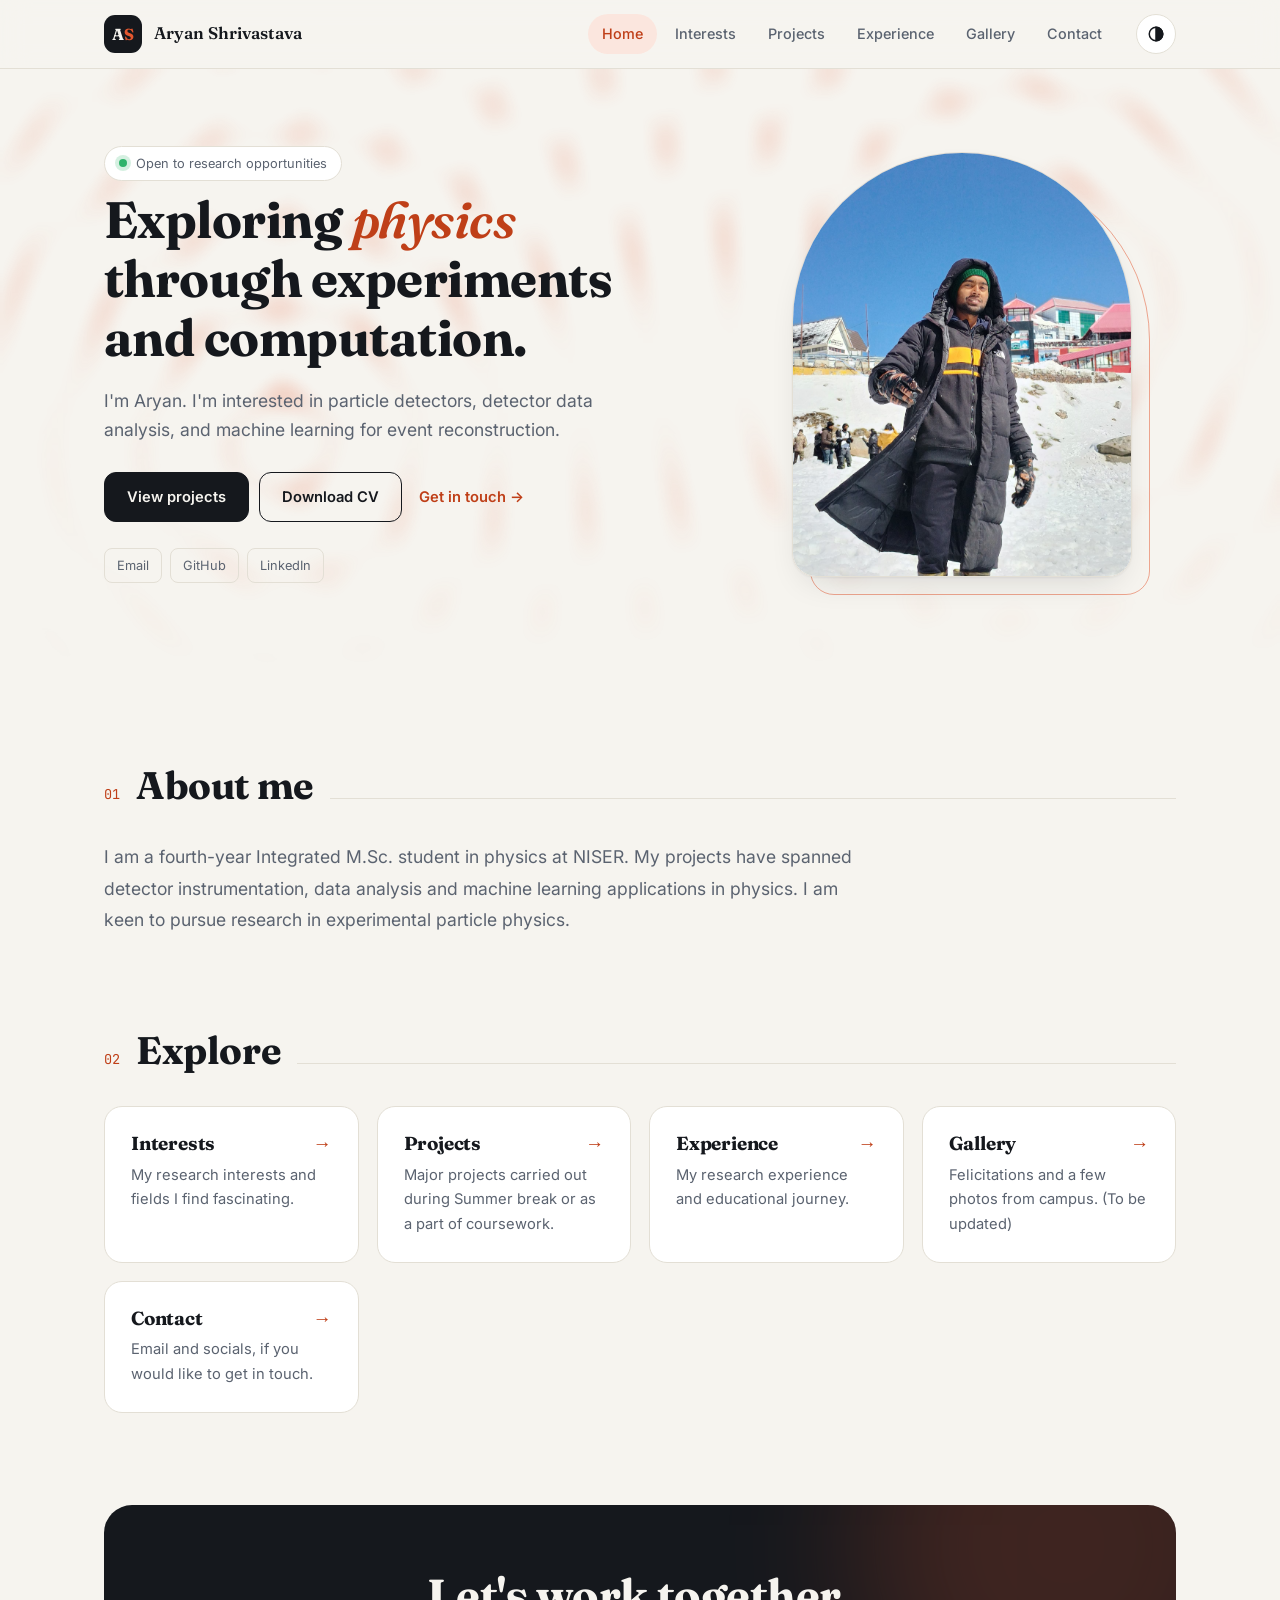
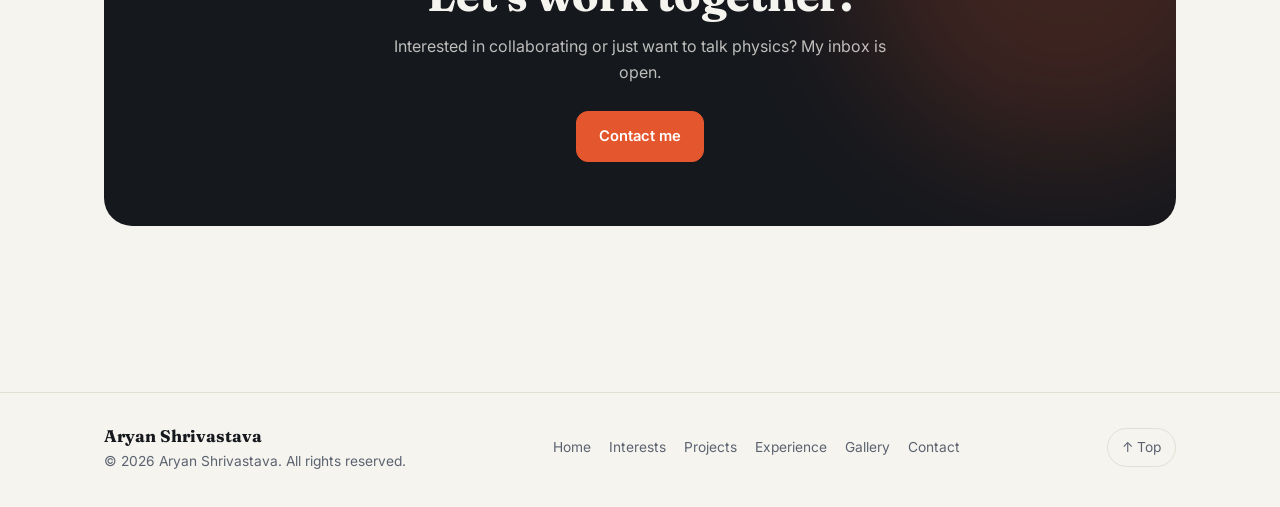
<file: index.html>
<!DOCTYPE html>
<html lang="en">
<head>
<meta charset="UTF-8">
<meta name="viewport" content="width=device-width, initial-scale=1">
<title>Home | Your Name</title>
<meta name="description" content="Academic portfolio: research interests, projects, experience and gallery.">
<meta name="theme-color" content="#0e1115">
<link rel="preconnect" href="https://fonts.googleapis.com">
<link rel="preconnect" href="https://fonts.gstatic.com" crossorigin>
<link href="https://fonts.googleapis.com/css2?family=Fraunces:opsz,wght@9..144,400;9..144,600;9..144,700&family=Inter:wght@400;500;600&family=JetBrains+Mono:wght@400;500&display=swap" rel="stylesheet">
<link rel="stylesheet" href="assets/style.css">
<script>try{var t=localStorage.getItem("theme");if(t)document.documentElement.dataset.theme=t}catch(e){}</script>
</head>
<body data-page="home">
<a class="skip" href="#main">Skip to content</a>
<header class="site-header" id="siteHeader"></header>
<main id="main"></main>
<footer class="site-footer" id="siteFooter"></footer>
<script src="site-data.js"></script>
<script src="assets/app.js"></script>
<script src="assets/ripples.js"></script>
</body>
</html>
</file>
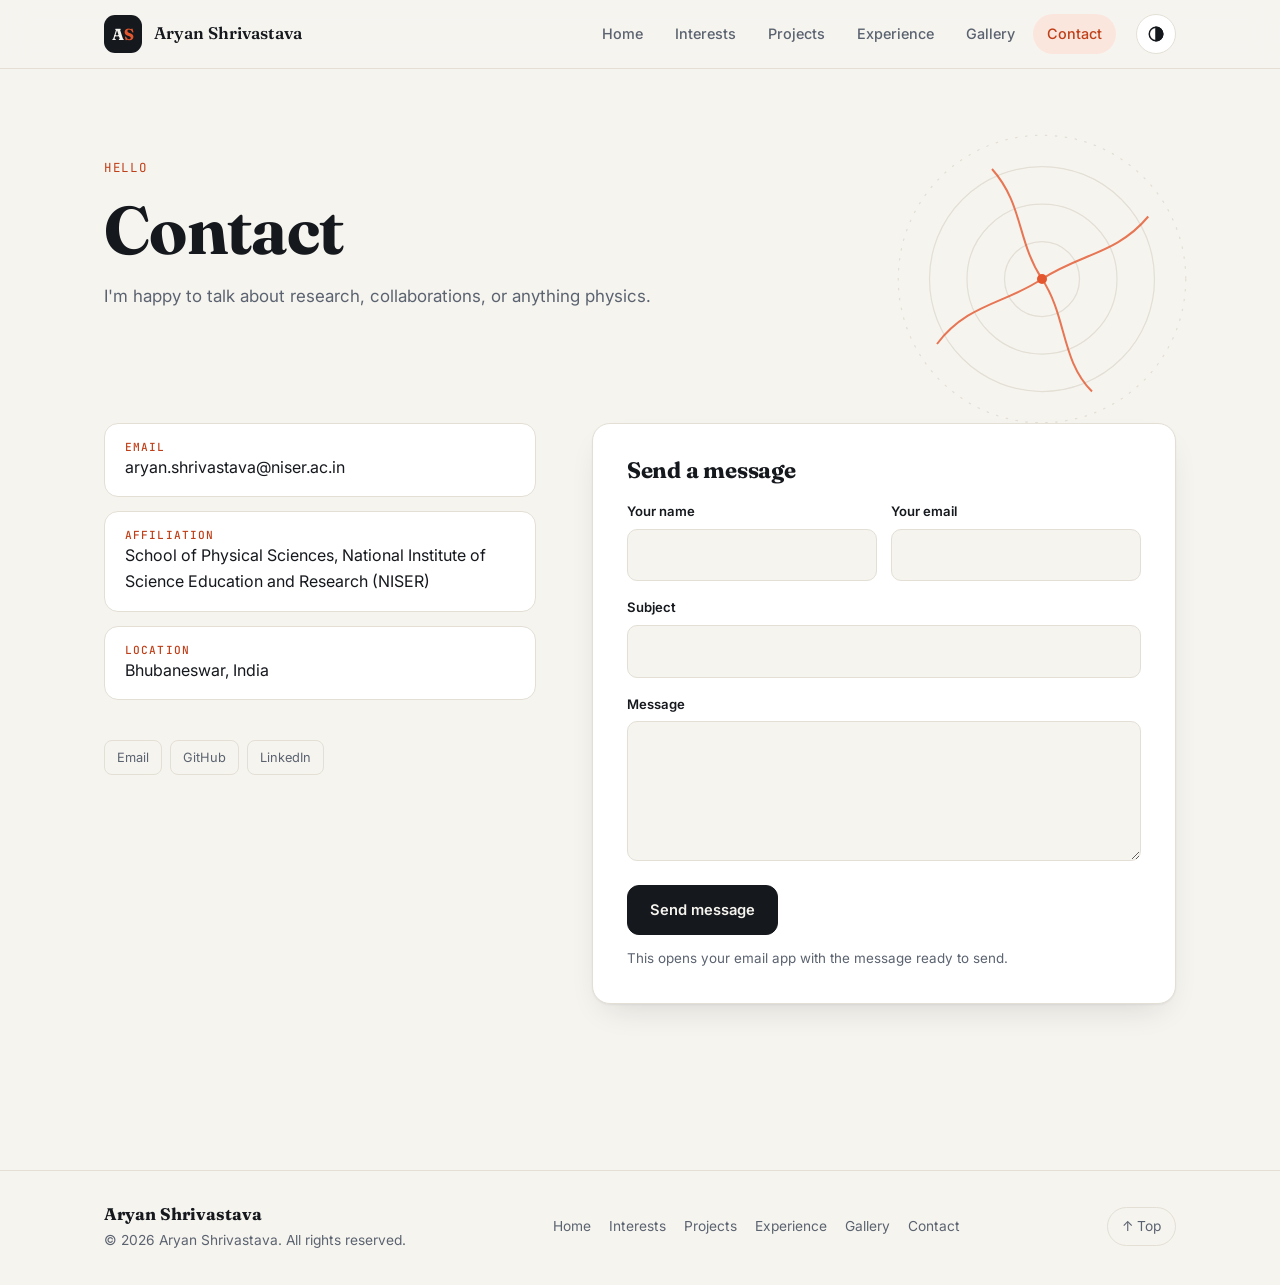
<file: contact.html>
<!DOCTYPE html>
<html lang="en">
<head>
<meta charset="UTF-8">
<meta name="viewport" content="width=device-width, initial-scale=1">
<title>Contact | Your Name</title>
<meta name="description" content="Academic portfolio: research interests, projects, experience and gallery.">
<meta name="theme-color" content="#0e1115">
<link rel="preconnect" href="https://fonts.googleapis.com">
<link rel="preconnect" href="https://fonts.gstatic.com" crossorigin>
<link href="https://fonts.googleapis.com/css2?family=Fraunces:opsz,wght@9..144,400;9..144,600;9..144,700&family=Inter:wght@400;500;600&family=JetBrains+Mono:wght@400;500&display=swap" rel="stylesheet">
<link rel="stylesheet" href="assets/style.css">
<script>try{var t=localStorage.getItem("theme");if(t)document.documentElement.dataset.theme=t}catch(e){}</script>
</head>
<body data-page="contact">
<a class="skip" href="#main">Skip to content</a>
<header class="site-header" id="siteHeader"></header>
<main id="main"></main>
<footer class="site-footer" id="siteFooter"></footer>
<script src="site-data.js"></script>
<script src="assets/app.js"></script>
</body>
</html>
</file>
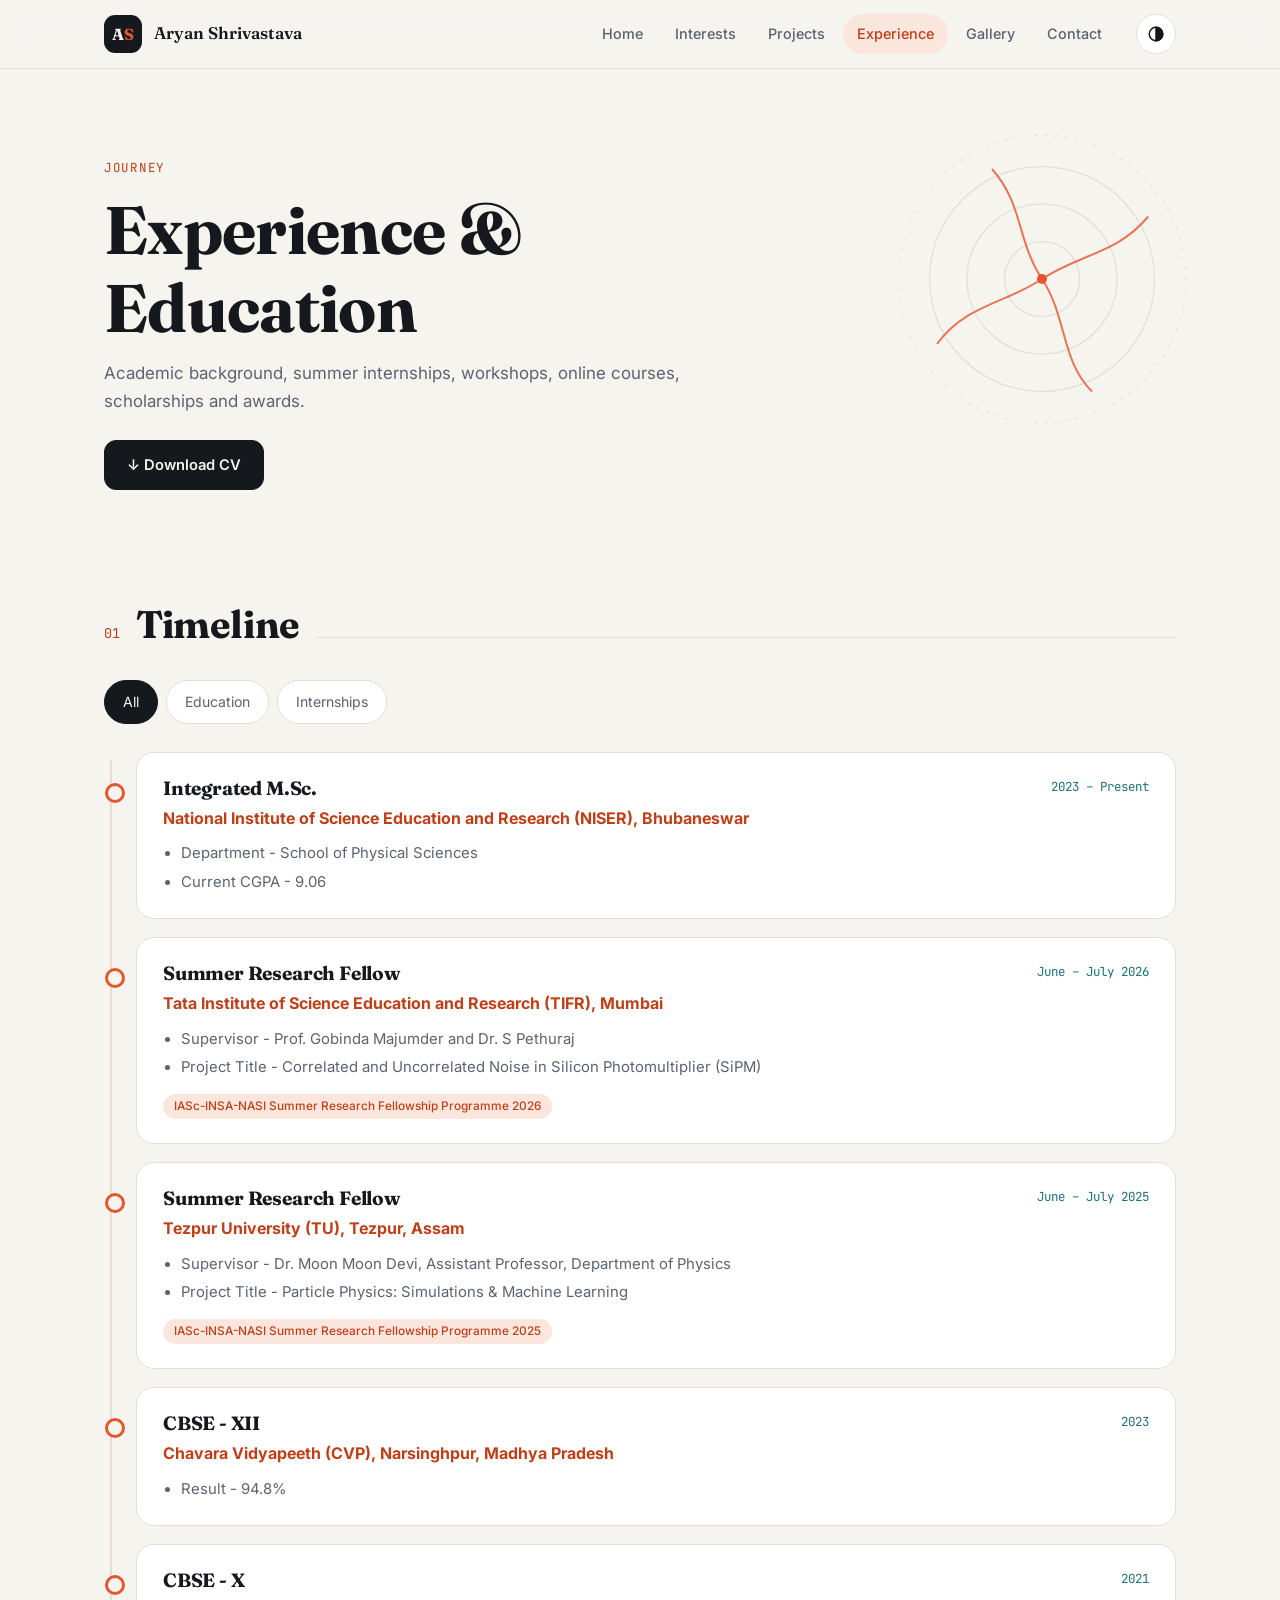
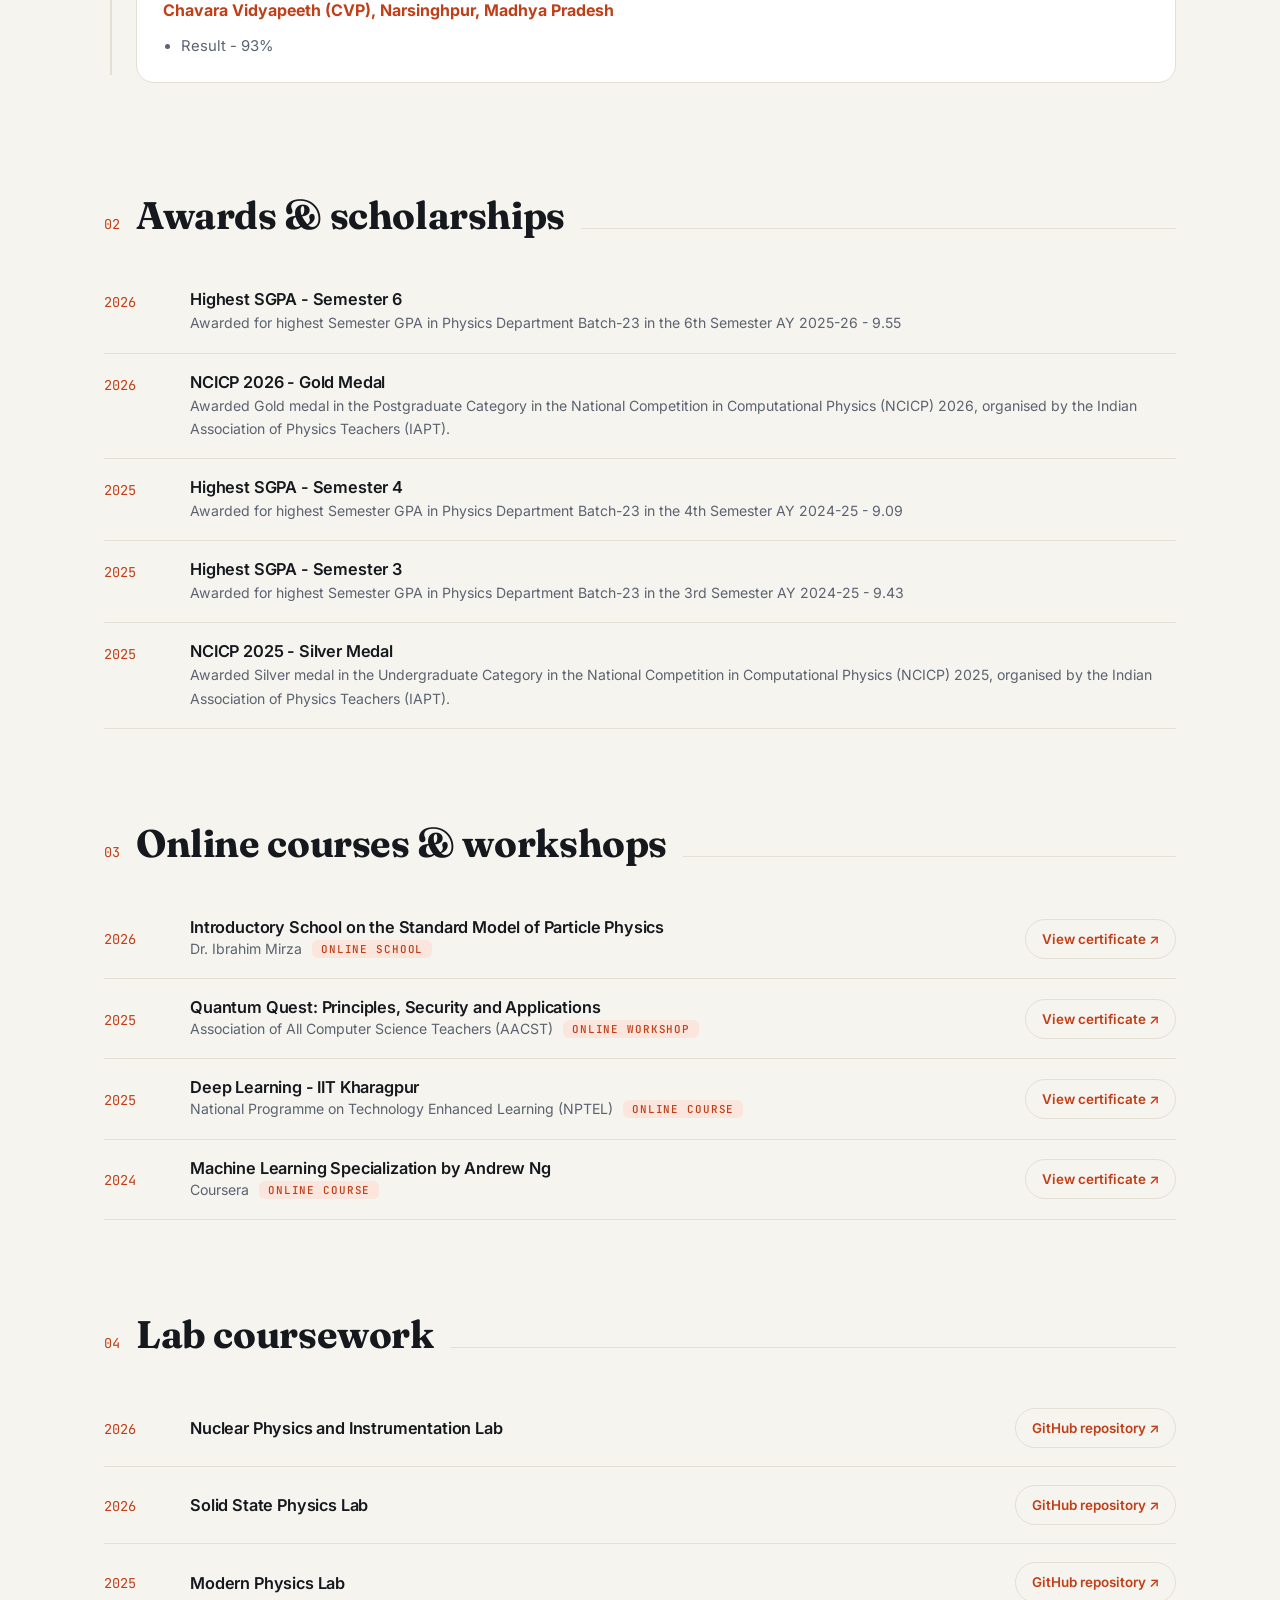
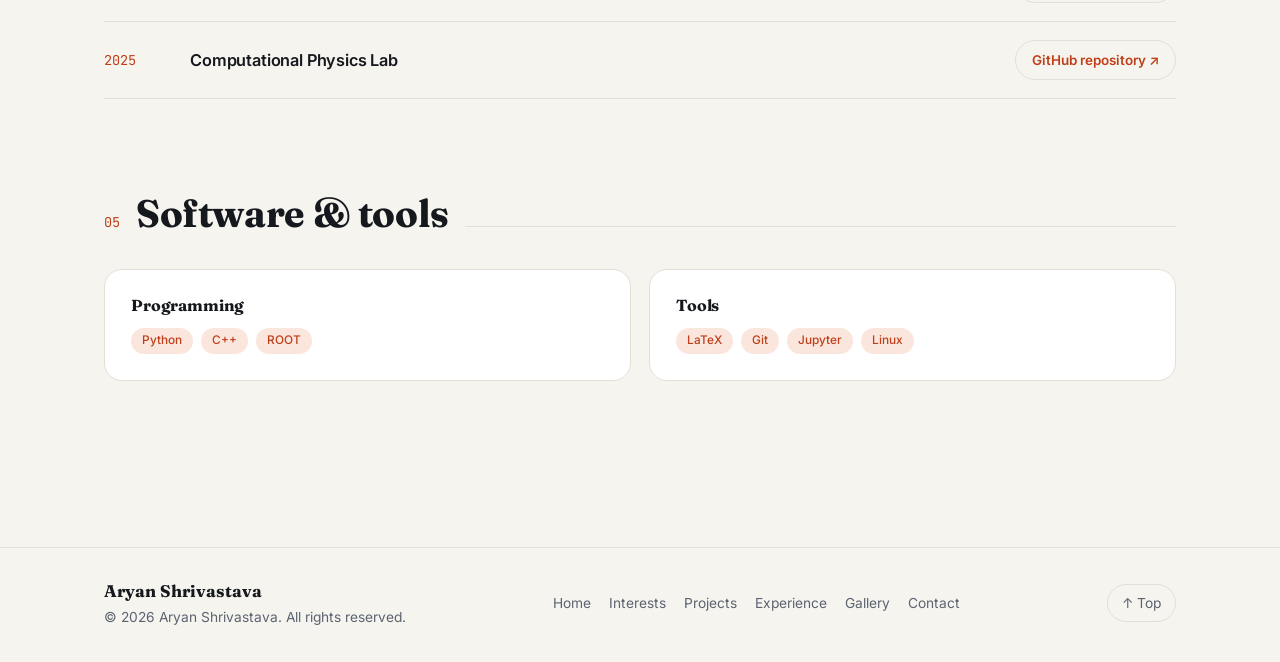
<file: experience.html>
<!DOCTYPE html>
<html lang="en">
<head>
<meta charset="UTF-8">
<meta name="viewport" content="width=device-width, initial-scale=1">
<title>Experience | Your Name</title>
<meta name="description" content="Academic portfolio: research interests, projects, experience and gallery.">
<meta name="theme-color" content="#0e1115">
<link rel="preconnect" href="https://fonts.googleapis.com">
<link rel="preconnect" href="https://fonts.gstatic.com" crossorigin>
<link href="https://fonts.googleapis.com/css2?family=Fraunces:opsz,wght@9..144,400;9..144,600;9..144,700&family=Inter:wght@400;500;600&family=JetBrains+Mono:wght@400;500&display=swap" rel="stylesheet">
<link rel="stylesheet" href="assets/style.css">
<script>try{var t=localStorage.getItem("theme");if(t)document.documentElement.dataset.theme=t}catch(e){}</script>
</head>
<body data-page="experience">
<a class="skip" href="#main">Skip to content</a>
<header class="site-header" id="siteHeader"></header>
<main id="main"></main>
<footer class="site-footer" id="siteFooter"></footer>
<script src="site-data.js"></script>
<script src="assets/app.js"></script>
</body>
</html>
</file>
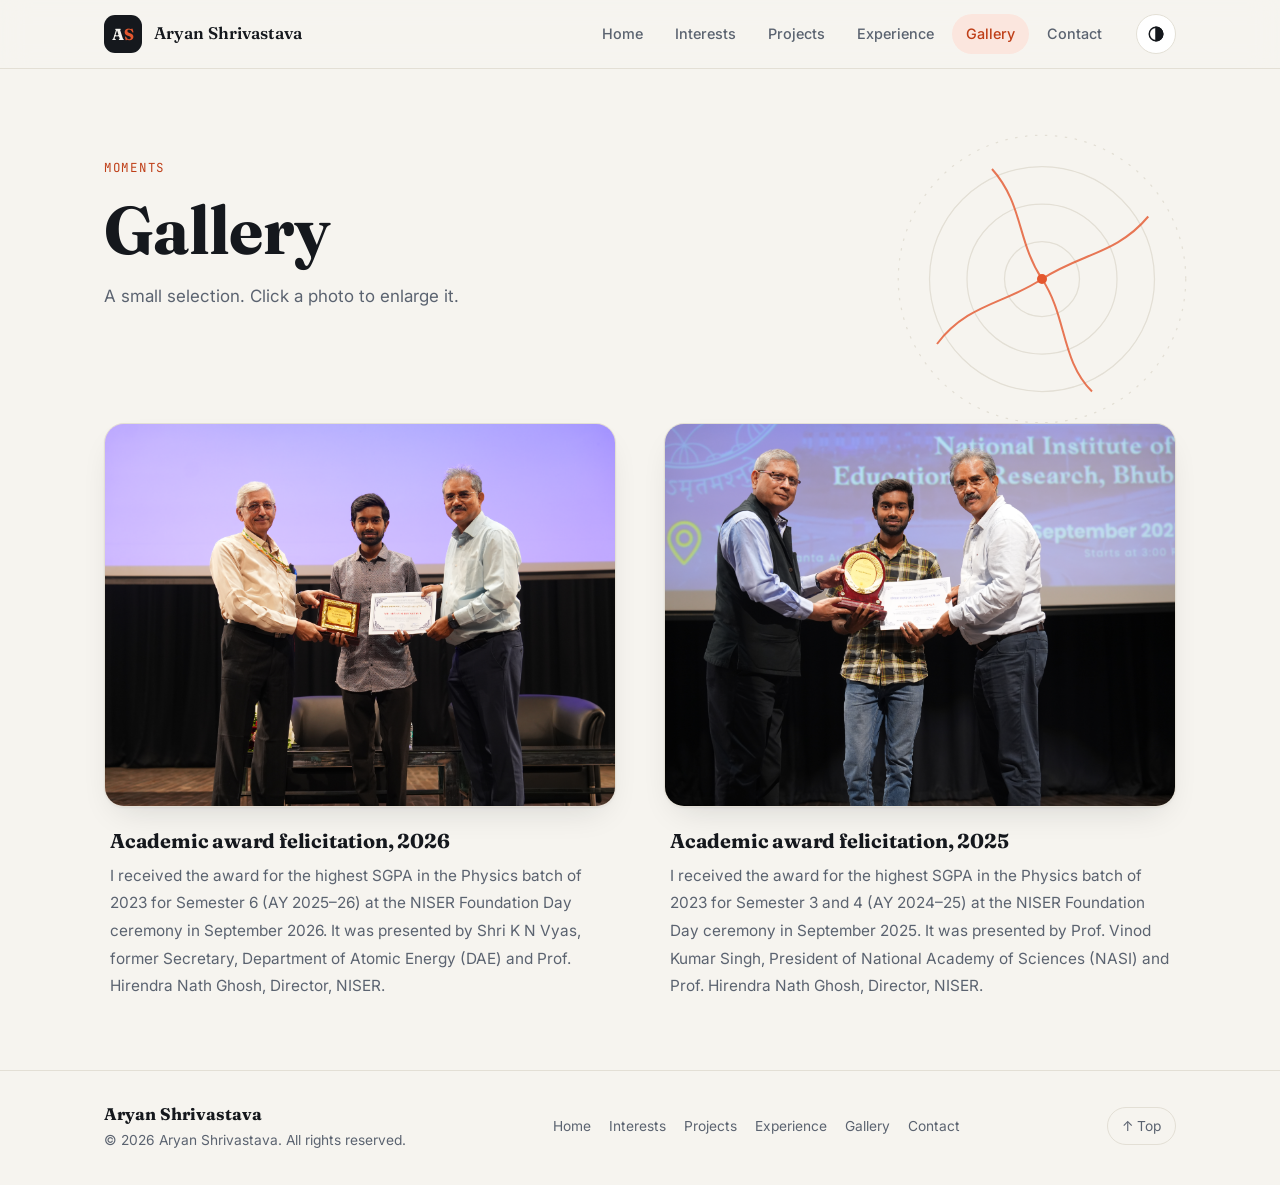
<file: gallery.html>
<!DOCTYPE html>
<html lang="en">
<head>
<meta charset="UTF-8">
<meta name="viewport" content="width=device-width, initial-scale=1">
<title>Gallery | Your Name</title>
<meta name="description" content="Academic portfolio: research interests, projects, experience and gallery.">
<meta name="theme-color" content="#0e1115">
<link rel="preconnect" href="https://fonts.googleapis.com">
<link rel="preconnect" href="https://fonts.gstatic.com" crossorigin>
<link href="https://fonts.googleapis.com/css2?family=Fraunces:opsz,wght@9..144,400;9..144,600;9..144,700&family=Inter:wght@400;500;600&family=JetBrains+Mono:wght@400;500&display=swap" rel="stylesheet">
<link rel="stylesheet" href="assets/style.css">
<script>try{var t=localStorage.getItem("theme");if(t)document.documentElement.dataset.theme=t}catch(e){}</script>
</head>
<body data-page="gallery">
<a class="skip" href="#main">Skip to content</a>
<header class="site-header" id="siteHeader"></header>
<main id="main"></main>
<footer class="site-footer" id="siteFooter"></footer>
<script src="site-data.js"></script>
<script src="assets/app.js"></script>
</body>
</html>
</file>
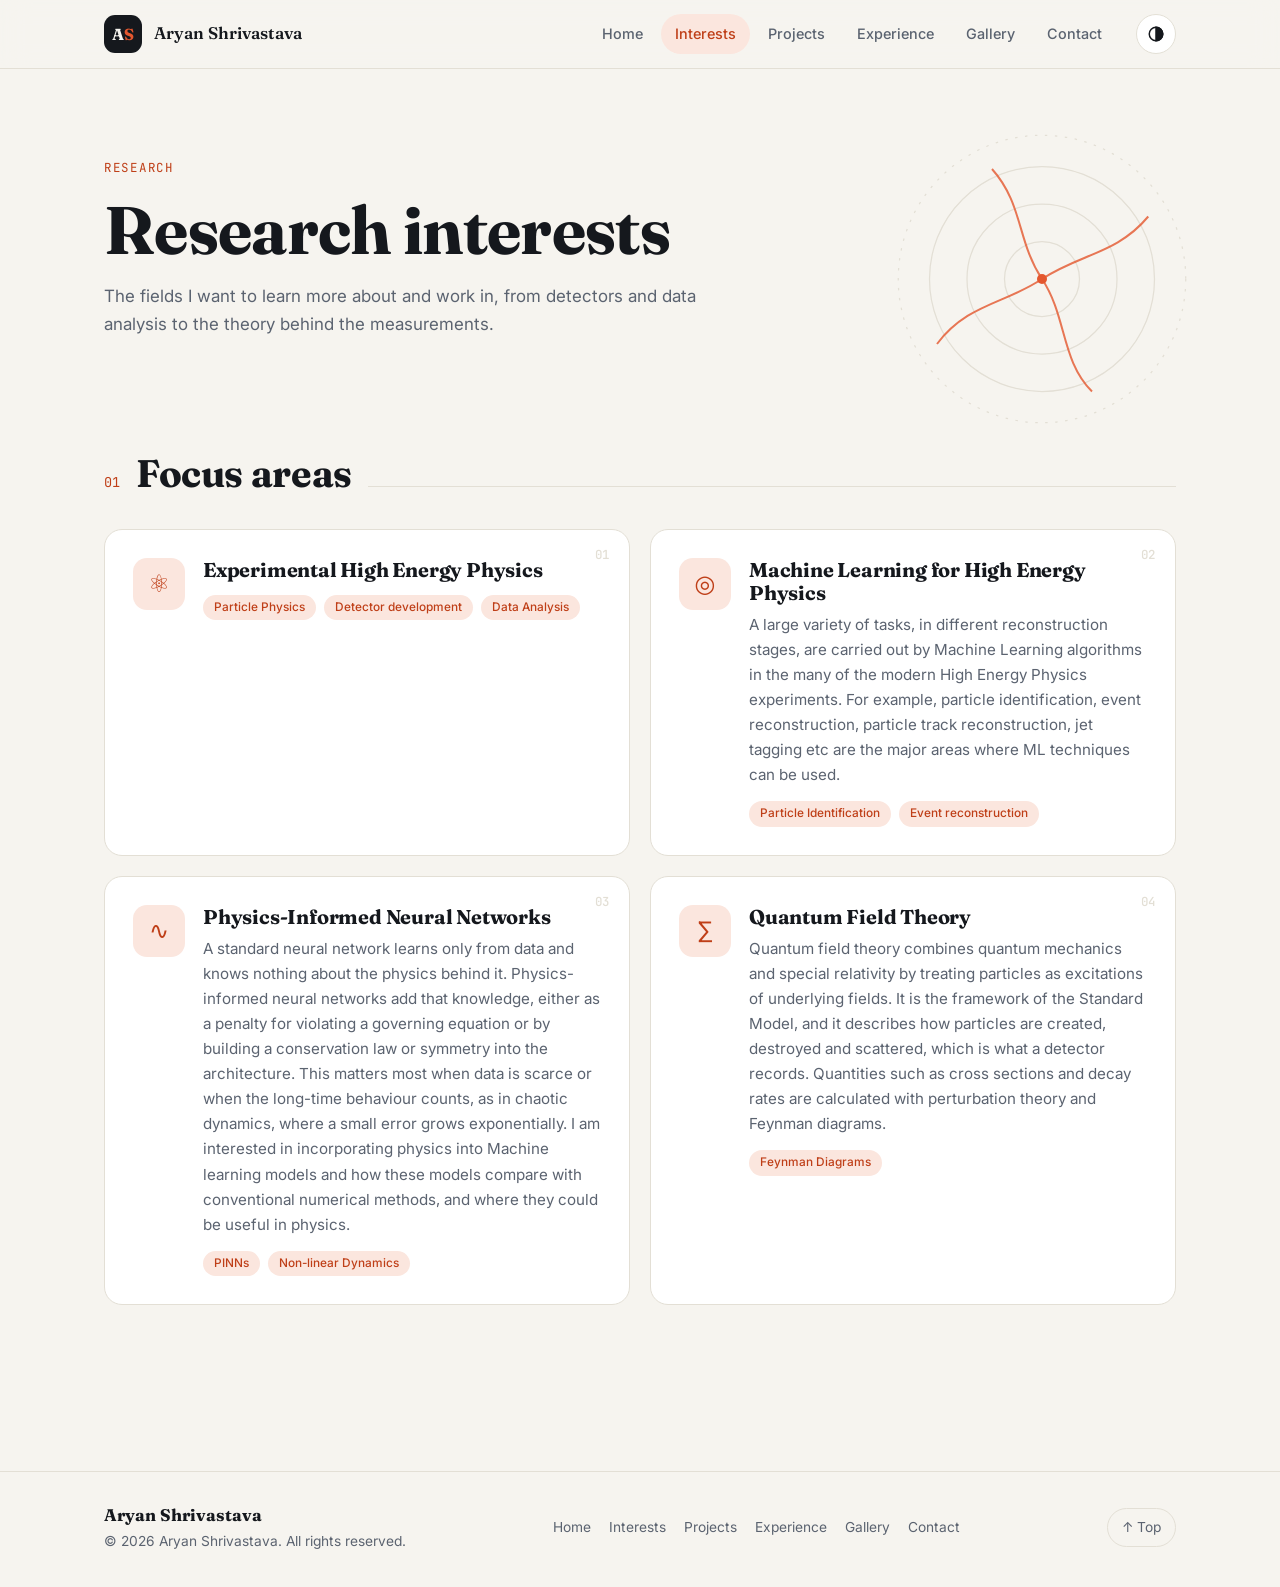
<file: interests.html>
<!DOCTYPE html>
<html lang="en">
<head>
<meta charset="UTF-8">
<meta name="viewport" content="width=device-width, initial-scale=1">
<title>Interests | Your Name</title>
<meta name="description" content="Academic portfolio: research interests, projects, experience and gallery.">
<meta name="theme-color" content="#0e1115">
<link rel="preconnect" href="https://fonts.googleapis.com">
<link rel="preconnect" href="https://fonts.gstatic.com" crossorigin>
<link href="https://fonts.googleapis.com/css2?family=Fraunces:opsz,wght@9..144,400;9..144,600;9..144,700&family=Inter:wght@400;500;600&family=JetBrains+Mono:wght@400;500&display=swap" rel="stylesheet">
<link rel="stylesheet" href="assets/style.css">
<script>try{var t=localStorage.getItem("theme");if(t)document.documentElement.dataset.theme=t}catch(e){}</script>
</head>
<body data-page="interests">
<a class="skip" href="#main">Skip to content</a>
<header class="site-header" id="siteHeader"></header>
<main id="main"></main>
<footer class="site-footer" id="siteFooter"></footer>
<script src="site-data.js"></script>
<script src="assets/app.js"></script>
</body>
</html>
</file>
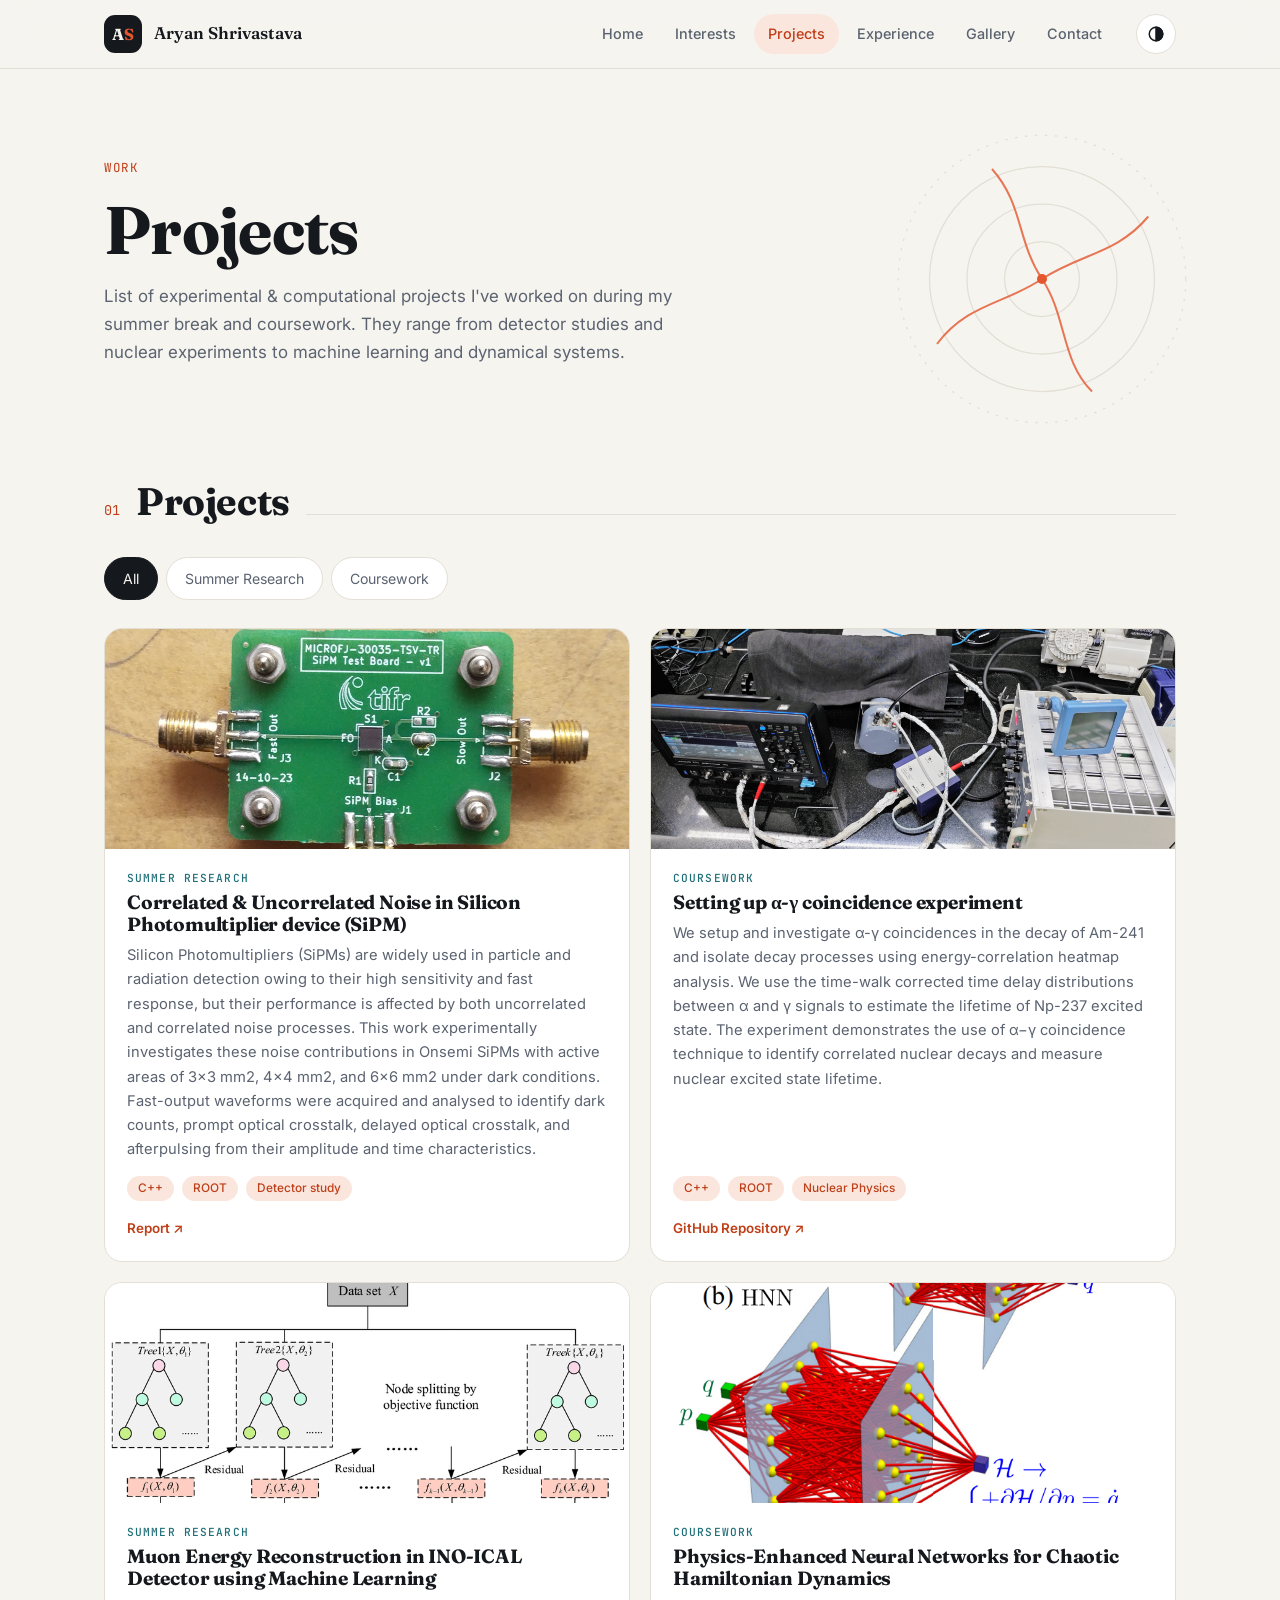
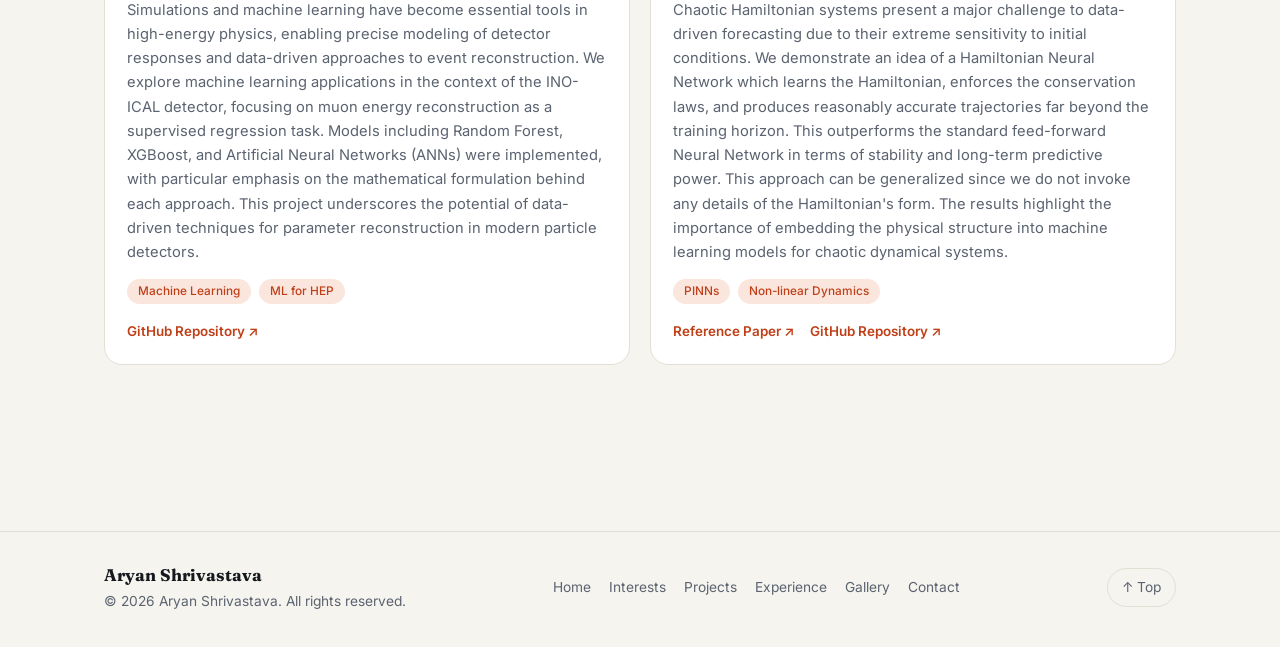
<file: projects.html>
<!DOCTYPE html>
<html lang="en">
<head>
<meta charset="UTF-8">
<meta name="viewport" content="width=device-width, initial-scale=1">
<title>Projects | Your Name</title>
<meta name="description" content="Academic portfolio: research interests, projects, experience and gallery.">
<meta name="theme-color" content="#0e1115">
<link rel="preconnect" href="https://fonts.googleapis.com">
<link rel="preconnect" href="https://fonts.gstatic.com" crossorigin>
<link href="https://fonts.googleapis.com/css2?family=Fraunces:opsz,wght@9..144,400;9..144,600;9..144,700&family=Inter:wght@400;500;600&family=JetBrains+Mono:wght@400;500&display=swap" rel="stylesheet">
<link rel="stylesheet" href="assets/style.css">
<script>try{var t=localStorage.getItem("theme");if(t)document.documentElement.dataset.theme=t}catch(e){}</script>
</head>
<body data-page="projects">
<a class="skip" href="#main">Skip to content</a>
<header class="site-header" id="siteHeader"></header>
<main id="main"></main>
<footer class="site-footer" id="siteFooter"></footer>
<script src="site-data.js"></script>
<script src="assets/app.js"></script>
</body>
</html>
</file>
<file: assets/style.css>
/* =========================================================================
   assets/style.css — look & feel.  Colours live in the :root blocks below.
   ========================================================================= */
:root{
  --bg:#f6f4ef; --surface:#ffffff; --ink:#15181d; --muted:#5b6370; --line:#e3dfd5;
  --accent:#e4572e; --accent-text:#bf3f18; --accent-soft:#fbe6de; --teal:#1f6f78;
  --radius:18px; --head-h:68px;
  --shadow:0 1px 2px rgba(20,24,30,.05),0 14px 34px -14px rgba(20,24,30,.16);
  color-scheme:light;
}
:root[data-theme="dark"]{
  --bg:#0e1115; --surface:#161a20; --ink:#eceff3; --muted:#9aa3b0; --line:#252b34;
  --accent:#ff7a52; --accent-text:#ff8e6b; --accent-soft:#2a1d19; --teal:#5cc6d0;
  --shadow:0 1px 2px rgba(0,0,0,.4),0 14px 34px -14px rgba(0,0,0,.7);
  color-scheme:dark;
}
@media (prefers-color-scheme:dark){
  :root:not([data-theme="light"]){
    --bg:#0e1115; --surface:#161a20; --ink:#eceff3; --muted:#9aa3b0; --line:#252b34;
    --accent:#ff7a52; --accent-text:#ff8e6b; --accent-soft:#2a1d19; --teal:#5cc6d0;
    --shadow:0 1px 2px rgba(0,0,0,.4),0 14px 34px -14px rgba(0,0,0,.7);
    color-scheme:dark;
  }
}

*{box-sizing:border-box;margin:0;padding:0}
[hidden]{display:none!important}
html{scroll-behavior:smooth;-webkit-text-size-adjust:100%}
body{background:var(--bg);color:var(--ink);font-family:Inter,system-ui,-apple-system,"Segoe UI",sans-serif;line-height:1.65;-webkit-font-smoothing:antialiased;transition:background .3s,color .3s;overflow-x:hidden}
a{color:inherit;text-decoration:none}
img{max-width:100%;display:block}
button{font:inherit;color:inherit}
h1,h2,h3{font-family:Fraunces,Georgia,"Times New Roman",serif;line-height:1.15;letter-spacing:-.01em}
.wrap{width:100%;max-width:1120px;margin:0 auto;padding:0 24px}
.mono,.kicker,.num,.t-date,.yr{font-family:"JetBrains Mono",ui-monospace,Menlo,monospace}
.skip{position:absolute;left:-999px;top:8px;background:var(--ink);color:var(--bg);padding:8px 14px;border-radius:8px;z-index:100}
.skip:focus{left:8px}
:focus-visible{outline:2px solid var(--accent);outline-offset:3px;border-radius:6px}

/* ───────────── HEADER / TOP MENU ───────────── */
.site-header{position:sticky;top:0;z-index:60;background:color-mix(in srgb,var(--bg) 82%,transparent);-webkit-backdrop-filter:blur(14px);backdrop-filter:blur(14px);border-bottom:1px solid var(--line)}
.bar{display:flex;align-items:center;gap:20px;height:var(--head-h)}
.brand{display:flex;align-items:center;gap:12px;min-width:0}
.mark{display:flex;align-items:center;justify-content:center;width:38px;height:38px;border-radius:11px;background:var(--ink);color:var(--bg);font-family:Fraunces,serif;font-weight:700;font-size:1rem;flex:none}
.mark b{color:var(--accent)}
.brand-name{font-family:Fraunces,serif;font-weight:600;font-size:1.05rem;white-space:nowrap;overflow:hidden;text-overflow:ellipsis}
.nav{display:flex;gap:4px;margin-left:auto}
.nav a{padding:8px 14px;border-radius:999px;font-size:.9rem;font-weight:500;color:var(--muted);transition:color .2s,background .2s}
.nav a:hover{color:var(--ink);background:color-mix(in srgb,var(--ink) 6%,transparent)}
.nav a.active{color:var(--accent-text);background:var(--accent-soft)}
.tools{display:flex;gap:8px}
.icon-btn{width:40px;height:40px;border-radius:50%;border:1px solid var(--line);background:var(--surface);cursor:pointer;display:grid;place-items:center;font-size:1rem;transition:transform .2s,border-color .2s}
.icon-btn:hover{transform:translateY(-1px);border-color:var(--accent)}
.menu-btn{display:none}

/* ───────────── BUTTONS / TAGS ───────────── */
.btn{display:inline-flex;align-items:center;gap:8px;padding:12px 22px;border-radius:12px;font-weight:600;font-size:.92rem;border:1px solid var(--ink);cursor:pointer;transition:transform .2s,box-shadow .2s,background .2s}
.btn:hover{transform:translateY(-2px);box-shadow:var(--shadow)}
.btn.primary{background:var(--ink);color:var(--bg)}
.btn.ghost{background:transparent}
.btn.link{border-color:transparent;padding-left:6px;padding-right:6px;color:var(--accent-text)}
.btn.link:hover{box-shadow:none}
.tags{display:flex;flex-wrap:wrap;gap:8px;margin-top:14px}
.tag{font-size:.74rem;padding:3px 11px;border-radius:999px;background:var(--accent-soft);color:var(--accent-text);font-weight:500}

/* ───────────── HOME HERO ───────────── */
.hero{position:relative;overflow:hidden;padding:clamp(40px,6vw,80px) 0 clamp(48px,7vw,88px)}
.hero-grid{display:grid;grid-template-columns:minmax(0,1.15fr) minmax(0,.85fr);gap:clamp(28px,5vw,64px);align-items:center;position:relative}
.status{display:inline-flex;align-items:center;gap:9px;font-size:.8rem;padding:6px 14px;border:1px solid var(--line);border-radius:999px;background:var(--surface);color:var(--muted)}
.status i{width:8px;height:8px;border-radius:50%;background:#2fb36b;box-shadow:0 0 0 4px rgba(47,179,107,.2);animation:pulse 2.2s infinite}
@keyframes pulse{50%{box-shadow:0 0 0 7px rgba(47,179,107,0)}}
.hero h1{font-size:clamp(2.4rem,4.0vw,4.3rem);margin:10px 0 18px;font-weight:700}
.hero h1 em{font-style:italic;color:var(--accent-text);font-weight:600}
.lead{font-size:1.1rem;color:var(--muted);max-width:540px}
.cta{display:flex;flex-wrap:wrap;gap:10px;margin-top:28px;align-items:center}
.socials{display:flex;flex-wrap:wrap;gap:8px;margin-top:26px}
.socials a{font-size:.8rem;padding:6px 12px;border:1px solid var(--line);border-radius:8px;color:var(--muted);transition:.2s}
.socials a:hover{color:var(--accent-text);border-color:var(--accent)}

/* soft ripple background (see assets/ripples.js) */
.hero-bg{position:absolute;inset:0;width:100%;height:100%;opacity:.55;pointer-events:none;-webkit-mask-image:linear-gradient(to bottom,#000 55%,transparent);mask-image:linear-gradient(to bottom,#000 55%,transparent)}
.hero-photo{position:relative;justify-self:center;width:min(100%,340px)}
.hero-photo::before{content:"";position:absolute;inset:18px -18px -18px 18px;border:1.5px solid var(--accent);border-radius:170px 170px 24px 24px;opacity:.5}
.photo{position:relative;z-index:1;aspect-ratio:4/5;border-radius:170px 170px 24px 24px;overflow:hidden;border:1px solid var(--line);background:linear-gradient(160deg,var(--accent-soft),var(--surface));box-shadow:var(--shadow)}
.photo img{width:100%;height:100%;object-fit:cover}
.photo-ph{height:100%;display:grid;place-content:center;text-align:center;color:var(--muted);font-size:.9rem;padding:20px}
.photo-ph small{display:block;font-size:.74rem;opacity:.8}

/* ───────────── STATS / SECTIONS ───────────── */
section.block{padding:clamp(52px,8vw,92px) 0 0}
main > section.block:last-child{padding-bottom:clamp(60px,8vw,96px)}
.sec-head{display:flex;align-items:baseline;gap:16px;margin-bottom:34px}
.sec-head .num{color:var(--accent-text);font-size:.85rem}
.sec-head h2{font-size:clamp(1.7rem,3.4vw,2.4rem)}
.sec-head::after{content:"";flex:1;height:1px;background:var(--line)}
.reveal{opacity:0;transform:translateY(20px);transition:opacity .7s ease,transform .7s ease}
.reveal.in{opacity:1;transform:none}

.about-one{max-width:760px}
.about-one p{color:var(--muted);font-size:1.1rem;line-height:1.8}
.about-one p+p{margin-top:16px}

/* explore cards */
.cards{display:grid;grid-template-columns:repeat(auto-fit,minmax(250px,1fr));gap:18px}
.card{background:var(--surface);border:1px solid var(--line);border-radius:var(--radius);padding:26px;transition:transform .25s,border-color .25s,box-shadow .25s;display:block}
a.card:hover,.card.hover:hover{transform:translateY(-4px);border-color:var(--accent);box-shadow:var(--shadow)}
.card h3{font-size:1.18rem;margin-bottom:8px;display:flex;justify-content:space-between;gap:10px}
.card h3 span{color:var(--accent-text);transition:transform .25s}
a.card:hover h3 span{transform:translateX(4px)}
.card p{color:var(--muted);font-size:.92rem}

/* news */
.news li{list-style:none;display:grid;grid-template-columns:110px 1fr;gap:16px;padding:16px 0;border-bottom:1px solid var(--line)}
.news .d{font-family:"JetBrains Mono",monospace;font-size:.8rem;color:var(--accent-text);padding-top:2px}
.news a{text-decoration:underline;text-decoration-color:var(--line);text-underline-offset:4px}
.news a:hover{text-decoration-color:var(--accent)}

/* CTA band */
.band{background:var(--ink);color:var(--bg);border-radius:28px;padding:clamp(40px,6vw,64px) clamp(24px,5vw,48px);text-align:center;position:relative;overflow:hidden}
.band::before{content:"";position:absolute;width:420px;height:420px;border-radius:50%;background:var(--accent);opacity:.2;filter:blur(70px);top:-170px;right:-100px}
.band>*{position:relative}
.band h2{font-size:clamp(1.8rem,4vw,2.8rem)}
.band p{opacity:.75;margin:12px auto 26px;max-width:520px}
.band .btn{background:var(--accent);border-color:var(--accent);color:#fff}

/* ───────────── INNER PAGE HEADER ───────────── */
.page-head{position:relative;padding:clamp(44px,7vw,84px) 0 clamp(8px,2vw,20px)}
.page-head .wrap{position:relative}
.kicker{display:inline-block;font-size:.78rem;letter-spacing:.14em;text-transform:uppercase;color:var(--accent-text)}
.page-head h1{font-size:clamp(2.3rem,6vw,4.2rem);margin:12px 0 14px;font-weight:700;max-width:14ch}
.ph-intro{color:var(--muted);max-width:620px;font-size:1.06rem}
.ph-art{position:absolute;right:8px;top:-24px;width:clamp(150px,26vw,300px);color:var(--line);pointer-events:none;z-index:0}
@media (max-width:560px){.ph-art{opacity:.55;top:-30px}}
.ph-art .a{stroke:var(--accent);opacity:.8;stroke-width:1.6}
.ph-art .dot{fill:var(--accent)}
.ph-text{position:relative;z-index:1}

/* interests */
.feature-list{display:grid;grid-template-columns:repeat(2,minmax(0,1fr));gap:20px}
.feature{position:relative;display:grid;grid-template-columns:52px 1fr;gap:18px;background:var(--surface);border:1px solid var(--line);border-radius:var(--radius);padding:28px;transition:transform .25s,border-color .25s,box-shadow .25s}
.feature:hover{transform:translateY(-4px);border-color:var(--accent);box-shadow:var(--shadow)}
.f-ico{width:52px;height:52px;border-radius:14px;background:var(--accent-soft);color:var(--accent-text);display:grid;place-items:center;font-size:1.5rem}
.feature h3{font-size:1.25rem;margin-bottom:8px}
.feature p{color:var(--muted);font-size:.95rem}
.f-num{position:absolute;right:20px;top:16px;font:500 .78rem "JetBrains Mono",monospace;color:var(--line)}
.more{display:inline-block;margin-top:14px;font-size:.86rem;font-weight:600;color:var(--accent-text)}
.more:hover{text-decoration:underline}
.qlist{counter-reset:q;display:grid;gap:12px}
.qlist li{list-style:none;counter-increment:q;display:grid;grid-template-columns:44px 1fr;gap:12px;align-items:baseline;padding:18px 22px;background:var(--surface);border:1px solid var(--line);border-radius:14px;font-family:Fraunces,serif;font-size:1.1rem}
.qlist li::before{content:"Q" counter(q);font:500 .8rem "JetBrains Mono",monospace;color:var(--accent-text)}

/* tabs */
.tabs{display:flex;gap:8px;margin-bottom:28px;flex-wrap:wrap}
.tab{padding:9px 18px;border-radius:999px;border:1px solid var(--line);background:var(--surface);cursor:pointer;font-size:.88rem;color:var(--muted);transition:.2s}
.tab:hover{border-color:var(--accent)}
.tab.on{background:var(--ink);color:var(--bg);border-color:var(--ink)}

/* projects 
.projects{display:grid;grid-template-columns:repeat(auto-fill,minmax(min(100%,320px),1fr));gap:20px}
*/
.projects {display: grid;grid-template-columns: repeat(2, minmax(0, 1fr));gap: 20px;}
@media (max-width: 700px) {.projects {grid-template-columns: 1fr;}}
.proj{display:flex;flex-direction:column;background:var(--surface);border:1px solid var(--line);border-radius:var(--radius);overflow:hidden;transition:transform .25s,box-shadow .25s}
.proj:hover{transform:translateY(-5px);box-shadow:var(--shadow)}
.thumb{height:220px;background:linear-gradient(135deg,var(--accent-soft),transparent),repeating-linear-gradient(45deg,var(--line) 0 1px,transparent 1px 14px);display:grid;place-items:center;font:.75rem "JetBrains Mono",monospace;color:var(--muted);overflow:hidden}
.thumb img{width:100%;object-fit:cover;object-position:center;display:block;}
.proj .body{padding:22px;display:flex;flex-direction:column;flex:1}
.proj .cat{font:500 .7rem "JetBrains Mono",monospace;text-transform:uppercase;letter-spacing:.1em;color:var(--teal);margin-bottom:6px}
.proj h3{font-size:1.2rem;margin-bottom:8px}
.proj p{color:var(--muted);font-size:.92rem;flex:1}
.foot-links{display:flex;flex-wrap:wrap;gap:16px;margin-top:16px;font-size:.84rem;font-weight:600}
.foot-links a{color:var(--accent-text)}
.foot-links a:hover{text-decoration:underline}
.rows li{list-style:none;padding:18px 0;border-bottom:1px solid var(--line);display:grid;grid-template-columns:70px 1fr;gap:16px}
.yr{color:var(--accent-text);font-size:.85rem;padding-top:2px}
.rows h3{font:600 1.02rem Inter,sans-serif;margin-bottom:2px}
.rows h3 a:hover{color:var(--accent-text)}
.rows p{color:var(--muted);font-size:.88rem}

/* experience timeline */
.timeline{position:relative;padding-left:32px}
.timeline::before{content:"";position:absolute;left:6px;top:8px;bottom:8px;width:2px;background:var(--line)}
.t-item{position:relative;background:var(--surface);border:1px solid var(--line);border-radius:var(--radius);padding:24px 26px;margin-bottom:18px}
.t-item::before{content:"";position:absolute;left:-32px;top:30px;width:14px;height:14px;border-radius:50%;background:var(--bg);border:3px solid var(--accent)}
.t-top{display:flex;justify-content:space-between;flex-wrap:wrap;gap:6px 18px;margin-bottom:6px}
.t-top h3{font-size:1.2rem}
.t-date{font-size:.78rem;color:var(--teal)}
.t-org{color:var(--accent-text);font-weight: bold;font-size:1rem;margin-bottom:10px}
.t-item ul{padding-left:18px;color:var(--muted);font-size:.93rem}
.t-item li{margin-top:4px}
.skills{display:grid;grid-template-columns:repeat(auto-fit,minmax(240px,1fr));gap:18px}
.skills h3{font-size:1rem;margin-bottom:0}

/* courses & certificates */
.pill{display:inline-block;font:500 .68rem "JetBrains Mono",monospace;text-transform:uppercase;letter-spacing:.08em;padding:2px 9px;border-radius:6px;background:var(--accent-soft);color:var(--accent-text);margin-left:6px;vertical-align:1px}
.courses li{list-style:none;display:grid;grid-template-columns:70px 1fr auto;gap:16px;align-items:center;padding:18px 0;border-bottom:1px solid var(--line)}
.courses h3{font:600 1.02rem Inter,sans-serif}
.courses .sub{color:var(--muted);font-size:.88rem}
.cert{font-size:.84rem;font-weight:600;color:var(--accent-text);border:1px solid var(--line);padding:8px 16px;border-radius:999px;white-space:nowrap;transition:border-color .2s,transform .2s}
.cert:hover{border-color:var(--accent);transform:translateY(-1px)}
.ph-cta{margin-top:24px}

/* gallery: a few large photos, generous spacing, long captions below */
.gallery{display:flex;flex-wrap:wrap;justify-content:center;gap:clamp(44px,7vw,84px) clamp(28px,4vw,48px)}
.shot{width:calc(50% - clamp(14px,2vw,24px));min-width:0}
.shot-btn{display:block;position:relative;width:100%;aspect-ratio:var(--r,4/3);padding:0;border:1px solid var(--line);border-radius:20px;overflow:hidden;cursor:zoom-in;background:hsl(var(--h,20) 45% 55%/.16);box-shadow:var(--shadow);transition:transform .3s,box-shadow .3s}
.shot-btn:hover{transform:translateY(-4px)}
.shot-btn img{width:100%;height:100%;object-fit:cover}
.shot-btn .ph{position:absolute;inset:0;display:grid;place-items:center;font:.78rem "JetBrains Mono",monospace;color:var(--muted)}
.shot figcaption{padding:22px 6px 0}
.shot h3{font-size:1.25rem;margin-bottom:10px}
.shot p{color:var(--muted);font-size:.96rem;line-height:1.8}
@media (max-width:700px){.shot{width:100%}}
.lightbox{position:fixed;inset:0;z-index:100;background:rgba(5,8,12,.94);display:flex;align-items:center;justify-content:center;padding:56px 16px 24px;overflow-y:auto}
.lightbox figure{max-width:min(1000px,100%);text-align:center;color:#e8eef6}
.lightbox img{max-height:70vh;margin:0 auto;border-radius:10px}
.lb-ph{width:min(760px,86vw);aspect-ratio:4/3;max-height:60vh;margin:0 auto;border-radius:12px;display:grid;place-items:center;background:hsl(var(--h,20) 45% 55%/.25);font:.9rem "JetBrains Mono",monospace;color:#9aa3b0}
.lightbox figcaption{margin:16px auto 0;max-width:720px;font-size:.95rem;line-height:1.7}
.lightbox figcaption b{display:block;font-size:1.05rem;margin-bottom:4px}
.lightbox figcaption span{color:#b8c2d0}
.lb-btn{position:absolute;background:rgba(255,255,255,.1);border:0;color:#fff;border-radius:50%;width:48px;height:48px;font-size:1.6rem;cursor:pointer;display:grid;place-items:center;transition:background .2s}
.lb-btn:hover{background:rgba(255,255,255,.22)}
.lb-close{top:12px;right:12px}.lb-prev{left:14px;top:50%;margin-top:-24px}.lb-next{right:14px;top:50%;margin-top:-24px}

/* contact */
.contact-grid{display:grid;grid-template-columns:minmax(0,.85fr) minmax(0,1.15fr);gap:clamp(24px,5vw,56px);align-items:start}
.info{display:grid;gap:14px}
.info-item{background:var(--surface);border:1px solid var(--line);border-radius:14px;padding:16px 20px}
.info-item small{display:block;font:500 .7rem "JetBrains Mono",monospace;text-transform:uppercase;letter-spacing:.1em;color:var(--accent-text)}
.info-item a:hover{color:var(--accent-text)}
.form{background:var(--surface);border:1px solid var(--line);border-radius:var(--radius);padding:clamp(22px,4vw,34px);box-shadow:var(--shadow)}
.form h3{font-size:1.4rem;margin-bottom:18px}
.field{margin-bottom:16px}
.field label{display:block;font-size:.82rem;font-weight:600;margin-bottom:6px}
.field input,.field textarea{width:100%;padding:12px 14px;border-radius:10px;border:1px solid var(--line);background:var(--bg);color:var(--ink);font:inherit;font-size:1rem;transition:border-color .2s}
.field input:focus,.field textarea:focus{outline:none;border-color:var(--accent)}
.field textarea{min-height:140px;resize:vertical}
.form-note{font-size:.84rem;color:var(--muted);margin-top:12px}
.row2{display:grid;grid-template-columns:1fr 1fr;gap:14px}

/* footer */
.site-footer{border-top:1px solid var(--line);margin-top:clamp(40px,6vw,70px)}
.foot{display:flex;flex-wrap:wrap;gap:20px 36px;align-items:center;justify-content:space-between;padding-top:30px;padding-bottom:34px;font-size:.86rem;color:var(--muted)}
.foot b{display:block;color:var(--ink);font-family:Fraunces,serif;font-size:1.05rem}
.foot-nav{display:flex;flex-wrap:wrap;gap:6px 18px}
.foot-nav a:hover{color:var(--accent-text)}
.to-top{background:none;border:1px solid var(--line);border-radius:999px;padding:7px 14px;cursor:pointer}
.to-top:hover{border-color:var(--accent)}

/* ───────────── RESPONSIVE ───────────── */
@media (max-width:960px){
  .menu-btn{display:grid}
  .nav{position:absolute;top:100%;left:0;right:0;flex-direction:column;gap:0;margin:0;padding:6px 24px 16px;background:var(--bg);border-bottom:1px solid var(--line);box-shadow:0 18px 30px -20px rgba(0,0,0,.3);display:none}
  .site-header.open .nav{display:flex}
  .nav a{padding:14px 4px;border-radius:0;border-bottom:1px solid var(--line);font-size:1rem}
  .nav a.active{background:none}
  .tools{margin-left:auto}
  .hero-grid{grid-template-columns:1fr}
  .hero-photo{order:-1;width:min(70%,280px)}
  .feature-list{grid-template-columns:1fr}
  .contact-grid{grid-template-columns:1fr}
}
@media (max-width:560px){
  .wrap{padding:0 18px}
  .brand-name{display:none}
  .news li{grid-template-columns:1fr;gap:4px}
  .row2{grid-template-columns:1fr}
  .feature{grid-template-columns:1fr;padding:24px}
  .rows li{grid-template-columns:54px 1fr}
  .courses li{grid-template-columns:54px 1fr}
  .courses .cert{grid-column:2;justify-self:start}
  .timeline{padding-left:26px}
  .t-item::before{left:-26px}
  .t-item{padding:20px}
  .lb-prev{left:6px}.lb-next{right:6px}
  .nav{padding:6px 18px 16px}
}
@media (prefers-reduced-motion:reduce){
  *{animation:none!important;transition:none!important;scroll-behavior:auto!important}
  .reveal{opacity:1;transform:none}
}
</file>
